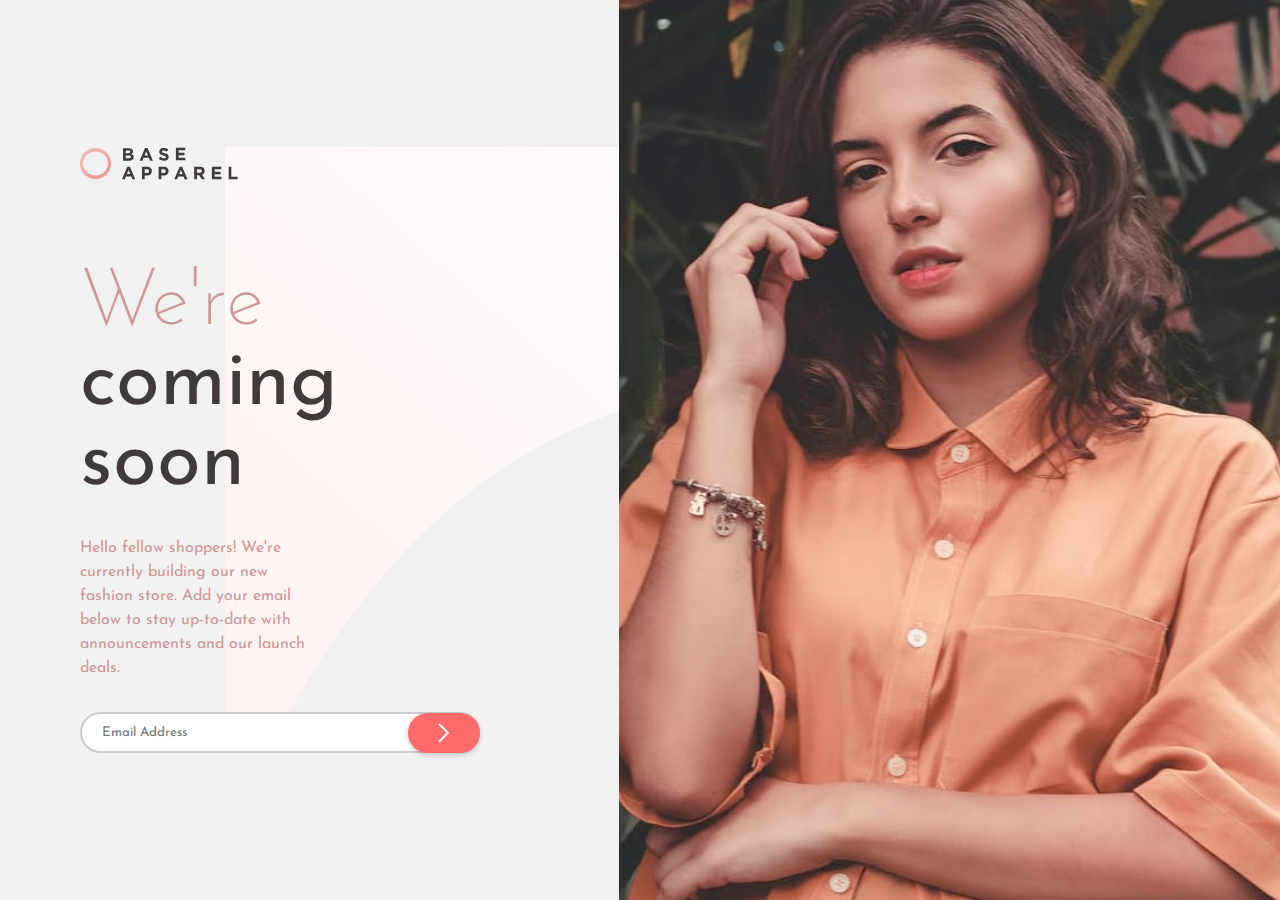
<file: base-apparel-coming-soon-master/index.html>
<!DOCTYPE html>
<html lang="en">
<head>
  <meta charset="UTF-8">
  <meta name="viewport" content="width=device-width, initial-scale=1.0"> <!-- displays site properly based on user's device -->

  <link rel="icon" type="image/png" sizes="32x32" href="./images/favicon-32x32.png">
  
  <title>Frontend Mentor | Base Apparel coming soon page</title>
<link rel="stylesheet" href="style.css">
</head>
<body>
  <div class="container">
    <div class="matter">
      <div class="logo">
        <img src="./images/logo.svg" alt="">
      </div>
      <div class="email">
        <h1> <span>We're</span> <br>coming <br>soon</h1>
        <p>Hello fellow shoppers! We're currently building our new fashion store. 
          Add your email below to stay up-to-date with announcements and our launch deals.</p>
        <div class="input">
          <input type="text"
           placeholder="Email Address"
           name="email"
           id="input"
           required>
           <label for="email" id="label"><img src="./images/icon-error.svg" alt=""></label>
          <button type="submit" id="submit"><img src="./images/icon-arrow.svg" alt=""></button>
        </div>
        <p class="error" id="err">Please provide a valid email</p>
      </div>
    </div>
    <div class="image">
      <img src="./images/hero-desktop.jpg" alt="">
    </div>
  </div>
  <script src="./script.js"></script>
</body>
</html>
</file>
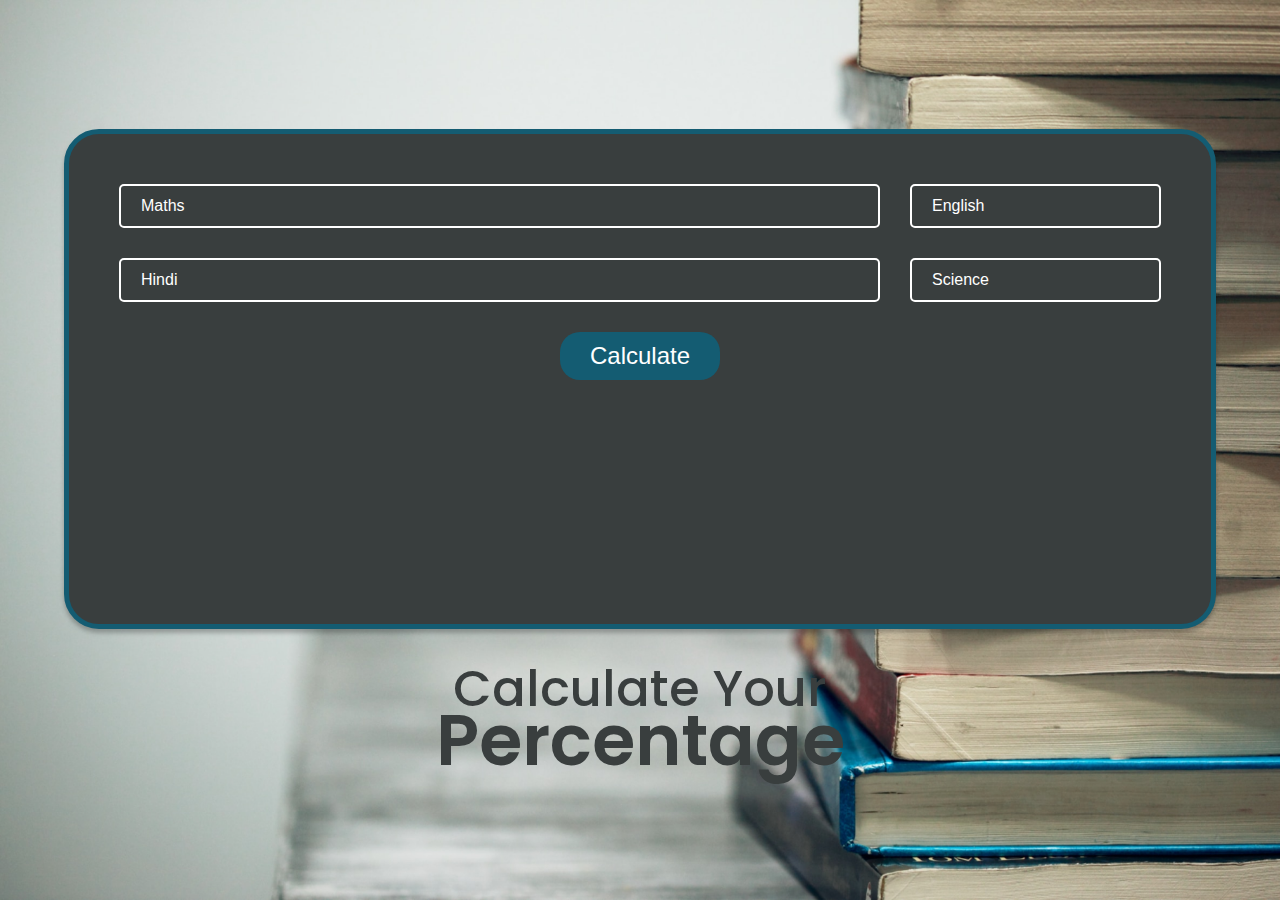
<file: calculateMarks-project/index.html>
<!DOCTYPE html>
<html lang="en">
<head>
    <meta charset="UTF-8">
    <meta name="viewport" content="width=device-width, initial-scale=1.0">
    <title>Calculate</title>
    <link rel="stylesheet" href="style.css">
</head>
<body>
    <div class="background">
        <div class="container">
            <div class="box">
                <form onsubmit="calculateMarks(event)" class="calculate-form" id="calculateForm">
                    <input type="number" name="maths" placeholder="Maths" required>
                    <input type="number" name="english" placeholder="English" required>
                    <input type="number" name="hindi" placeholder="Hindi" required>
                    <input type="number" name="science" placeholder="Science" required>
                    <button type="submit" class="p-btn">Calculate</button>
                </form>
                <p id="result"></p>
                
            </div>
            <div class="content">
                <h2>Calculate Your</h2>
                <h1>Percentage</h1>
            </div>
        </div>
    </div>
    <script src="./index.js"></script>
</body>
</html>
</file>
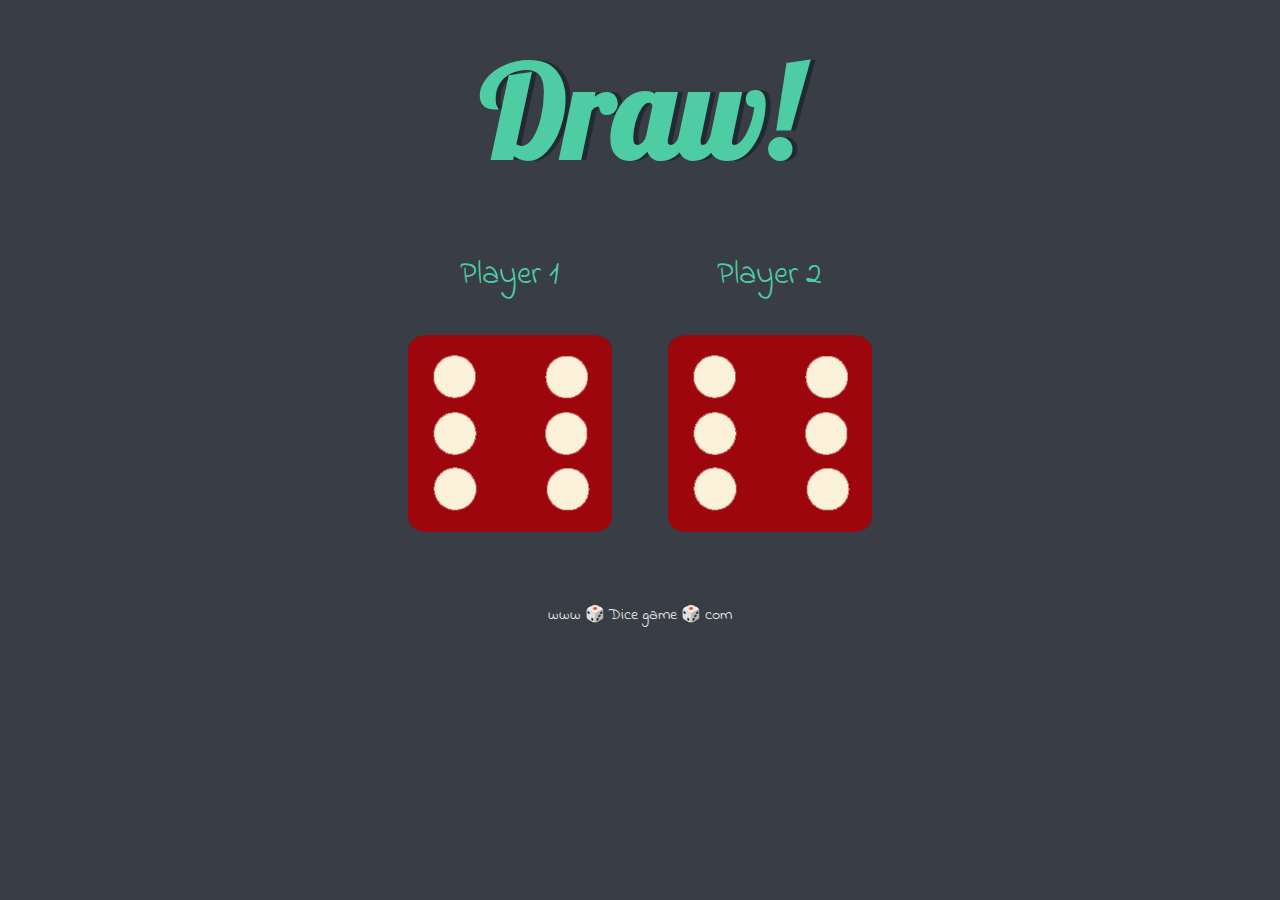
<file: Dicee Challenge/index.html>
<!DOCTYPE html>
<html lang="en" dir="ltr">
  <head>
    <meta charset="utf-8">
    <title>Dicee</title>
    <link rel="stylesheet" href="styles.css">
    <link href="https://fonts.googleapis.com/css?family=Indie+Flower|Lobster" rel="stylesheet">
    
  </head>
  <body>

    <div class="container">
      <h1>Refresh Me</h1>

      <div class="dice">
        <p>Player 1</p>
        <img class="img1" src="./images/dice6.png">
      </div>

      <div class="dice">
        <p>Player 2</p>
        <img class="img2" src="./images/dice6.png">
      </div>

    </div>
    <script src="index.js"></script>
  </body>

  <footer>
    www 🎲 Dice game 🎲 com
  </footer>
  
</html>
</file>
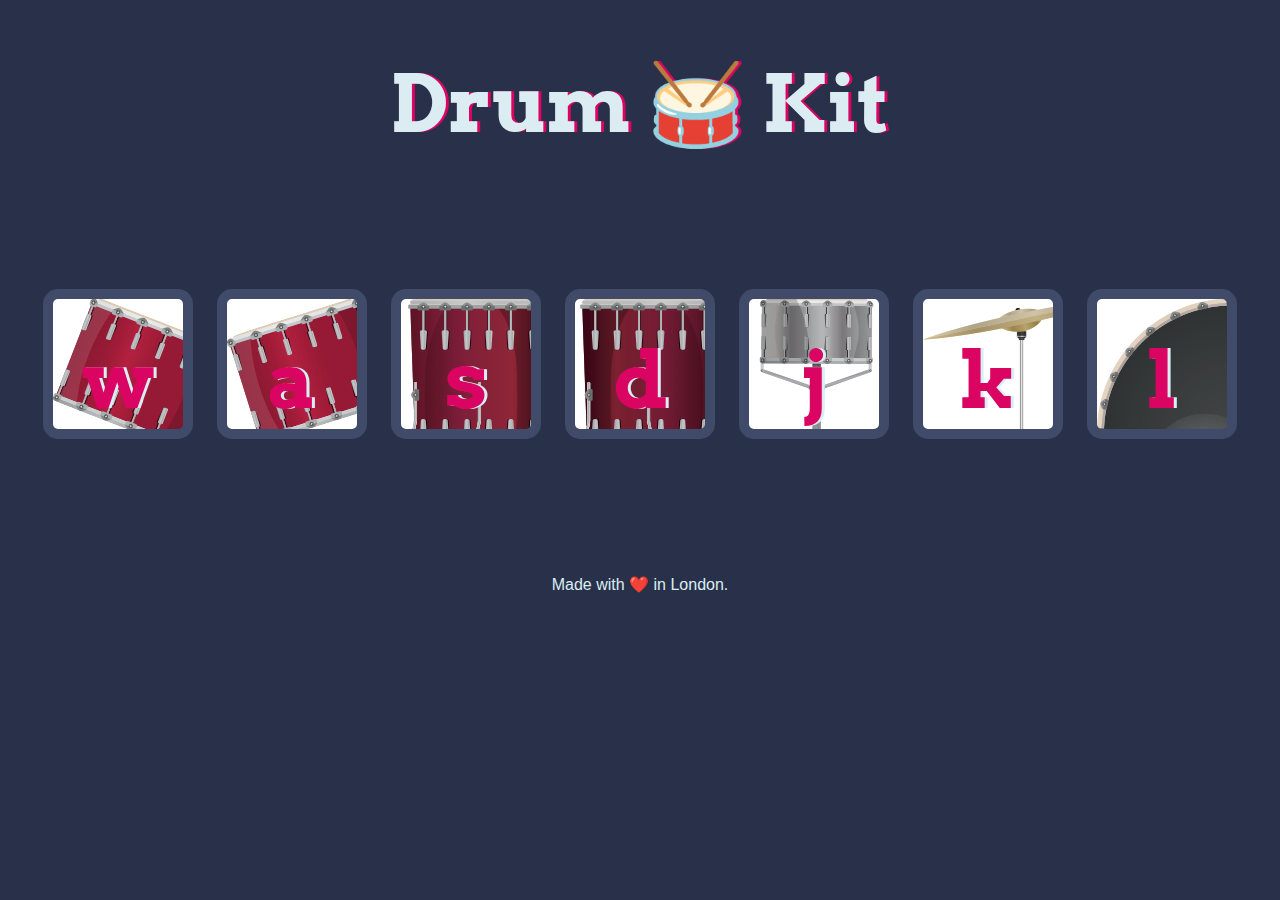
<file: Drum Kit/index.html>
<!DOCTYPE html>
<html lang="en" dir="ltr">

<head>
  <meta charset="utf-8">
  <title>Drum Kit</title>
  <link rel="stylesheet" href="styles.css">
  <link href="https://fonts.googleapis.com/css?family=Arvo" rel="stylesheet">
</head>

<body>

  <h1 id="title">Drum 🥁 Kit</h1>
  <div class="set">
    <button class="w drum">w</button>
    <button class="a drum">a</button>
    <button class="s drum">s</button>
    <button class="d drum">d</button>
    <button class="j drum">j</button>
    <button class="k drum">k</button>
    <button class="l drum">l</button>
  </div>

  <script src="index.js"></script>
  <footer>
    Made with ❤️ in London.
  </footer>
</body>

</html>
</file>
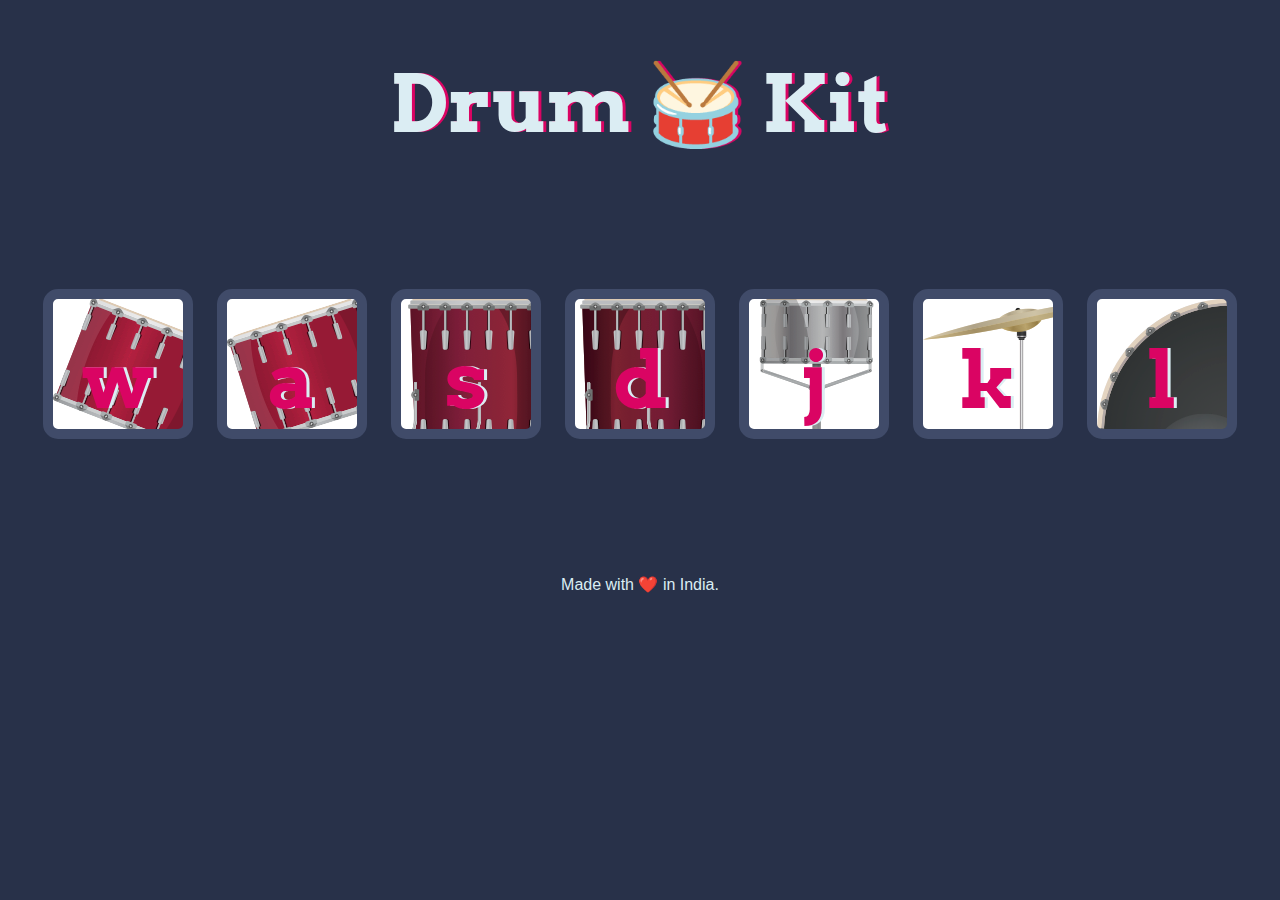
<file: Drum-Kit/index.html>
<!DOCTYPE html>
<html lang="en" dir="ltr">

<head>
  <meta charset="utf-8">
  <title>Drum Kit</title>
  <link rel="stylesheet" href="styles.css">
  <link href="https://fonts.googleapis.com/css?family=Arvo" rel="stylesheet">
</head>

<body>

  <h1 id="title">Drum 🥁 Kit</h1>
  <div class="set">
    <button class="w drum">w</button>
    <button class="a drum">a</button>
    <button class="s drum">s</button>
    <button class="d drum">d</button>
    <button class="j drum">j</button>
    <button class="k drum">k</button>
    <button class="l drum">l</button>
  </div>

  <script src="index.js"></script>
  <footer>
    Made with ❤️ in India.
  </footer>
</body>

</html>
</file>
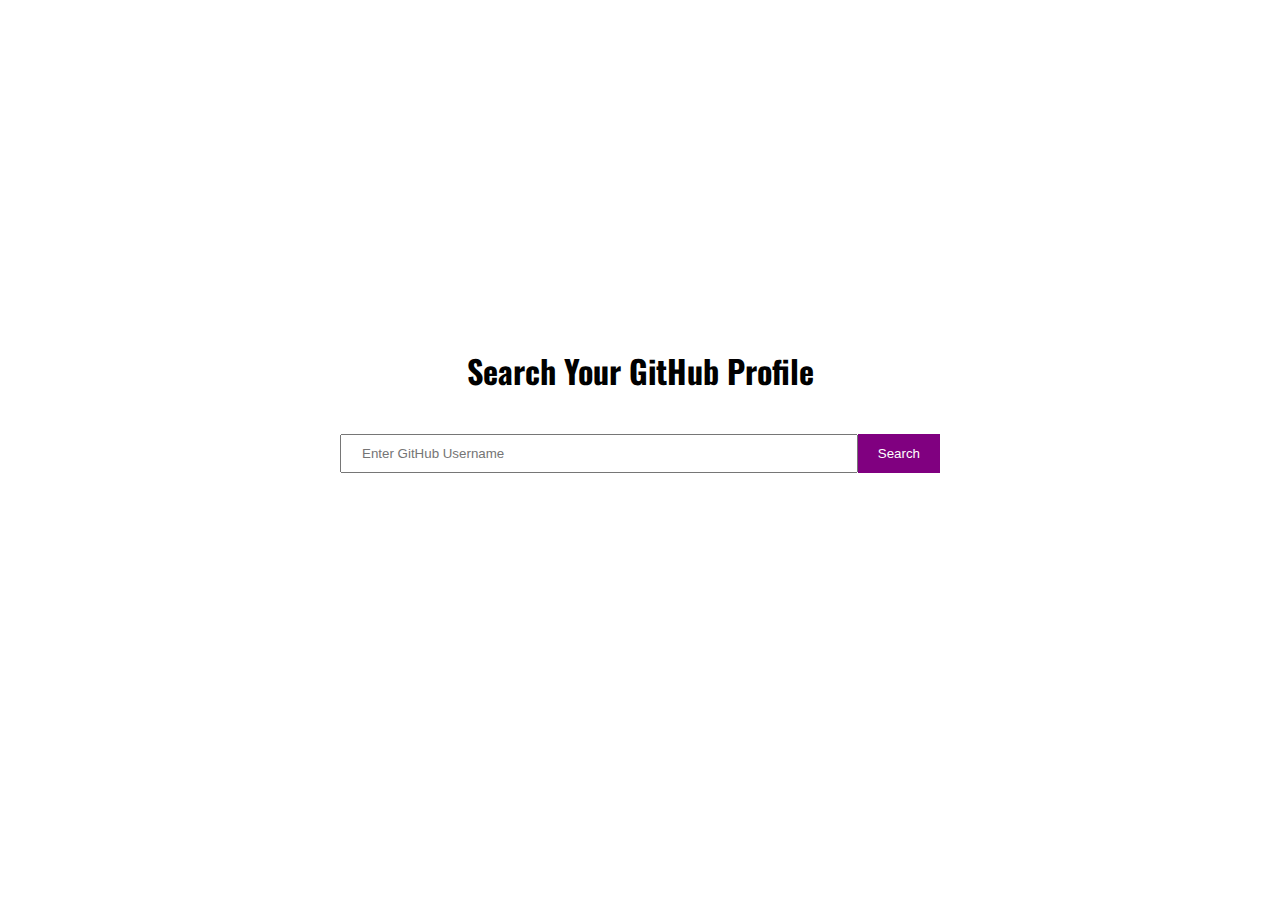
<file: Git-Hub-Profile-Project/index.html>
<!DOCTYPE html>
<html lang="en">
<head>
    <meta charset="UTF-8">
    <meta name="viewport" content="width=device-width, initial-scale=1.0">
    <title>GitHub Profile Search</title>
    <link rel="stylesheet" href="style.css">
</head>
<body>
    <div class="container">
        <h1>Search Your GitHub Profile</h1>
        <div class="search">
            <input type="text" id="search-input" placeholder="Enter GitHub Username">
            <button class="p-btn" id="search-btn" >Search</button>
        </div>
        <div id="profileContainer"></div>
        <div id="loadingElement"></div>
    </div>
    <script src="./index.js"></script>
</body>
</html>
</file>
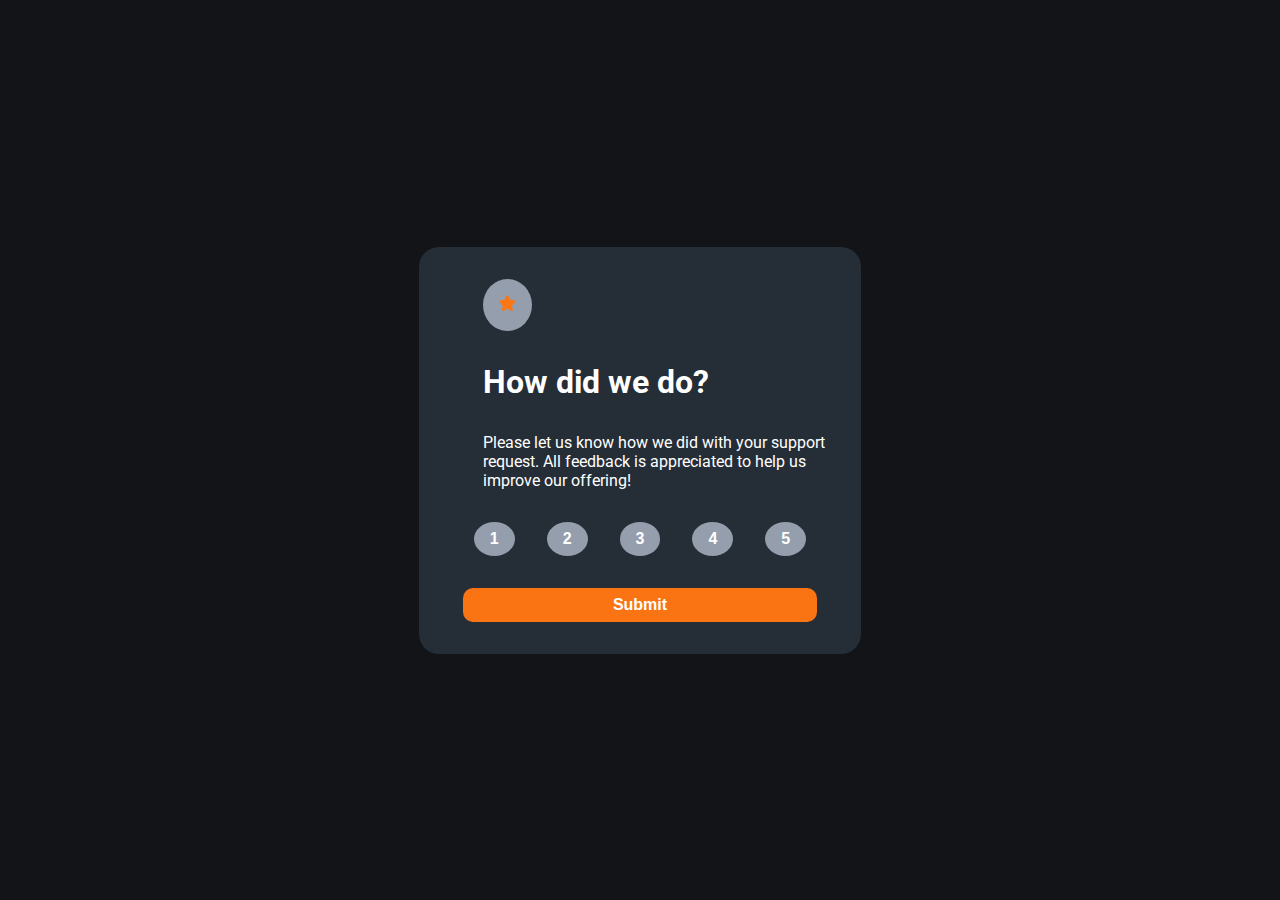
<file: interactive-rating-component-main/index.html>
<!DOCTYPE html>
<html lang="en">
<head>
  <meta charset="UTF-8">
  <meta name="viewport" content="width=device-width, initial-scale=1.0"> <!-- displays site properly based on user's device -->

  <link rel="icon" type="image/png" sizes="32x32" href="./images/favicon-32x32.png">
  <link rel="stylesheet" href="style.css">
  
  <title>Frontend Mentor | Interactive rating component</title>
  
</head>
<body>
  <div class="container">
    <div class="cards">
      <div class="active">
        <div class="logo1">
          <img src="./images/icon-star.svg" alt="">
        </div>
        <h1>How did we do?</h1>
        <p>Please let us know how we did with your support request. All feedback is appreciated 
          to help us improve our offering!</p>
          <div class="rating">
            <button class=".rating">1</button>
            <button class=".rating">2</button>
            <button class=".rating">3</button>
            <button class=".rating">4</button>
            <button class=".rating">5</button>
          </div>
          <button id="submit">Submit</button>
      </div>
      <div class="thank" >
        <img src="./images/illustration-thank-you.svg" alt="">
        <p id="p1">You selected <span>4</span> out of 5</p>
        <h1>Thank you!</h1>
        <div class="thank-text">
          <p>We appreciate you taking the time to give a rating. If you ever need more support, 
            don’t hesitate to get in touch!</p>
        </div>
      </div>
    </div>
  </div>
  <script src="./script.js"></script>
</body>
</html>
</file>
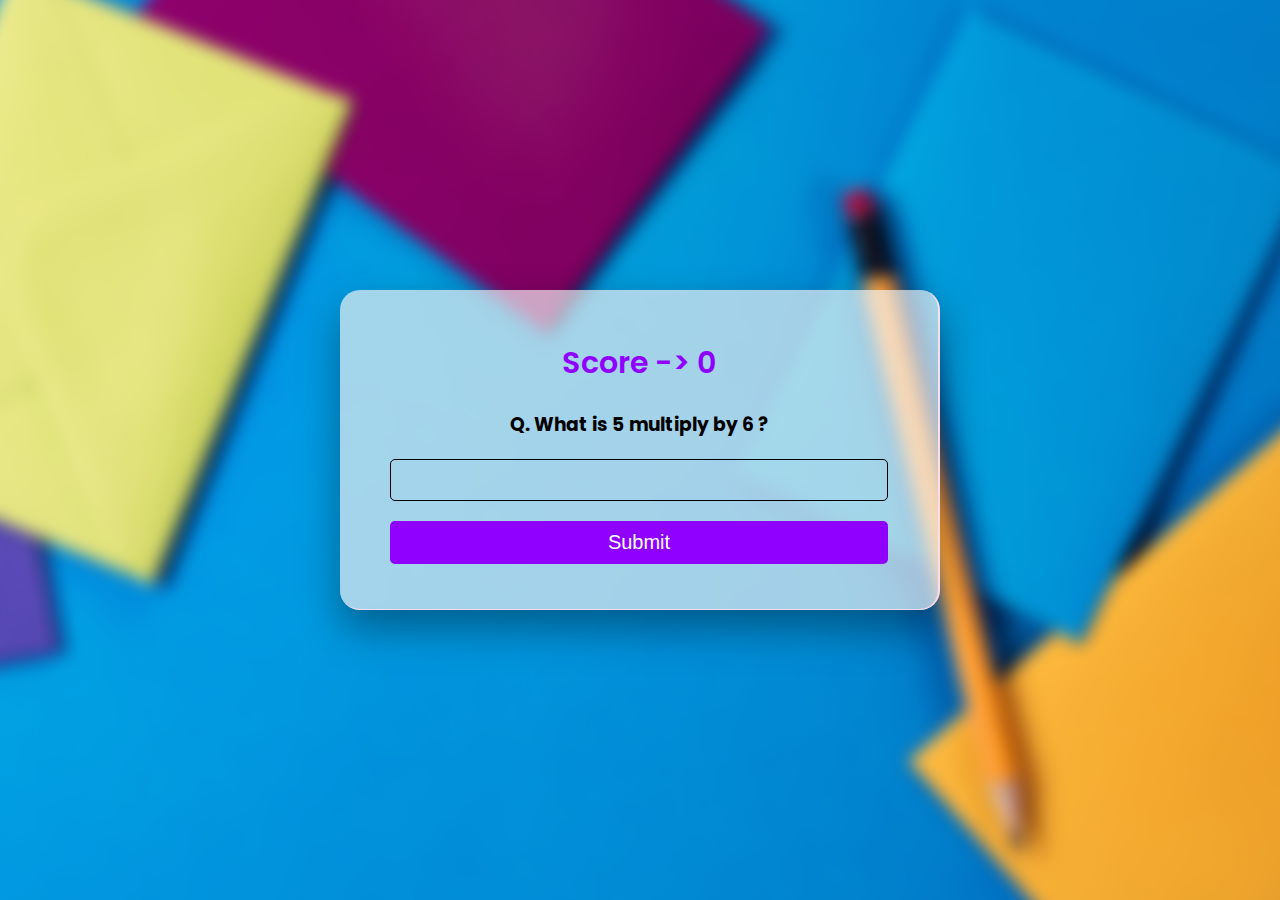
<file: math-quiz-project/index.html>
<!DOCTYPE html>
<html lang="en">
<head>
    <meta charset="UTF-8">
    <meta name="viewport" content="width=device-width, initial-scale=1.0">
    <title>Math Quiz</title>
    <link rel="stylesheet" href="style.css">
    <script src="./index.js" defer></script>
</head>
<body>
    <div class="background">
        <div class="box">
            <h2>Score -> <span id="score">0</span></h2>
            <h3 id="question">Q. What is 8 multiply by 4 ?</h3>
            <form id="questionForm" onsubmit="checkAnswer(event)">
                <input required id="answerInput" name="answer" type="number" />
                <button class="primary-btn" type="submit">Submit</button>
            </form>
        </div>
    </div>
</body>
</html>
</file>
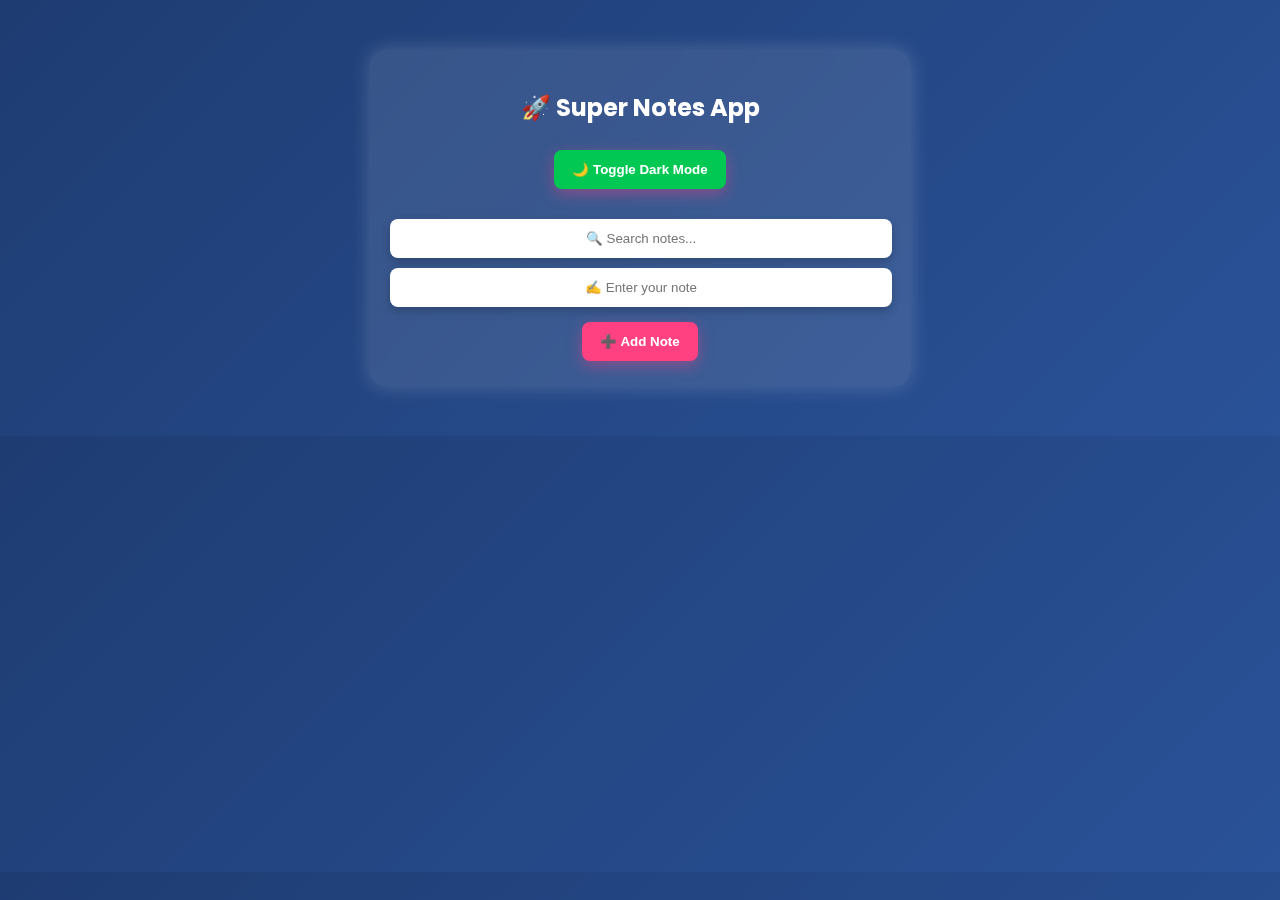
<file: NoteApp/index.html>
<!DOCTYPE html>
<html lang="en">
<head>
    <meta charset="UTF-8">
    <meta name="viewport" content="width=device-width, initial-scale=1.0">
    <title>Notes App 🚀</title>
    <style>
        @import url('https://fonts.googleapis.com/css2?family=Poppins:wght@300;400;600&display=swap');
        body {
            font-family: 'Poppins', sans-serif;
            text-align: center;
            background: linear-gradient(135deg, #1e3c72, #2a5298);
            color: white;
            transition: background 0.5s, color 0.5s;
            overflow: hidden;
        }
        .dark-mode {
            background: linear-gradient(135deg, #000000, #434343);
            color: #ddd;
        }
        .container {
            max-width: 500px;
            margin: 50px auto;
            background: rgba(255, 255, 255, 0.1);
            padding: 20px;
            border-radius: 15px;
            backdrop-filter: blur(10px);
            box-shadow: 0px 0px 20px rgba(255, 255, 255, 0.2);
            animation: fadeIn 1s ease-in-out;
        }
        @keyframes fadeIn {
            from { opacity: 0; transform: translateY(-20px); }
            to { opacity: 1; transform: translateY(0); }
        }
        .note {
            display: flex;
            align-items: center;
            justify-content: space-between;
            background: rgba(255, 255, 255, 0.2);
            color: black;
            padding: 12px;
            margin: 10px 0;
            width: 100%;
            border-radius: 10px;
            backdrop-filter: blur(5px);
            box-shadow: 0px 4px 15px rgba(0, 0, 0, 0.2);
            transition: transform 0.3s, box-shadow 0.3s;
        }
        .note:hover {
            transform: scale(1.05);
            box-shadow: 0px 6px 20px rgba(0, 0, 0, 0.3);
        }
        .dark-mode .note {
            background: rgba(50, 50, 50, 0.8);
            color: white;
        }
        .important {
            background: linear-gradient(135deg, #FFD700, #FFA500);
            color: black;
        }
        button {
            padding: 12px 18px;
            margin: 5px;
            border: none;
            border-radius: 8px;
            background: #ff4081;
            color: white;
            font-weight: bold;
            cursor: pointer;
            transition: 0.3s;
            box-shadow: 0px 5px 15px rgba(255, 64, 129, 0.4);
        }
        button:hover {
            background: #e73370;
            transform: scale(1.1);
        }
        #toggleDarkMode {
            background: #00c853;
        }
        #toggleDarkMode:hover {
            background: #009624;
        }
        input {
            padding: 12px;
            width: calc(100% - 22px);
            margin-bottom: 10px;
            border: none;
            border-radius: 8px;
            outline: none;
            box-shadow: 0px 4px 10px rgba(0, 0, 0, 0.2);
            text-align: center;
        }
    </style>
</head>
<body>
    <div class="container">
        <h2>🚀 Super Notes App</h2>
        <button id="toggleDarkMode">🌙 Toggle Dark Mode</button>
        <br><br>
        <input type="text" id="searchInput" placeholder="🔍 Search notes...">  
        <input type="text" id="noteInput" placeholder="✍️ Enter your note">
        <button id="addNoteBtn">➕ Add Note</button>
        <div id="notesContainer"></div>
    </div>
    <script>
        const noteInput = document.getElementById("noteInput");
        const addNoteBtn = document.getElementById("addNoteBtn");
        const notesContainer = document.getElementById("notesContainer");
        const searchInput = document.getElementById("searchInput");
        const toggleDarkMode = document.getElementById("toggleDarkMode");

        function loadNotes() {
            const savedNotes = JSON.parse(localStorage.getItem("notes")) || [];
            savedNotes.forEach(note => createNote(note.text, note.important));
            if (localStorage.getItem("darkMode") === "enabled") {
                document.body.classList.add("dark-mode");
            }
        }

        function createNote(text, isImportant = false) {
            const noteDiv = document.createElement("div");
            noteDiv.classList.add("note");
            if (isImportant) noteDiv.classList.add("important");

            const noteText = document.createElement("span");
            noteText.contentEditable = true;
            noteText.innerText = text;
            noteText.addEventListener("input", saveNotes);
            noteDiv.appendChild(noteText);

            const importantBtn = document.createElement("button");
            importantBtn.innerText = "⭐";
            importantBtn.addEventListener("click", function() {
                noteDiv.classList.toggle("important");
                saveNotes();
            });
            noteDiv.appendChild(importantBtn);

            const deleteBtn = document.createElement("button");
            deleteBtn.innerText = "❌";
            deleteBtn.addEventListener("click", function() {
                noteDiv.remove();
                saveNotes();
            });
            noteDiv.appendChild(deleteBtn);

            notesContainer.appendChild(noteDiv);
            saveNotes();
        }

        function saveNotes() {
            const notes = [];
            document.querySelectorAll(".note").forEach(note => {
                notes.push({
                    text: note.querySelector("span").innerText,
                    important: note.classList.contains("important")
                });
            });
            localStorage.setItem("notes", JSON.stringify(notes));
        }

        addNoteBtn.addEventListener("click", function() {
            const noteText = noteInput.value.trim();
            if (noteText !== "") {
                createNote(noteText);
                noteInput.value = "";
            }
        });

        searchInput.addEventListener("input", function() {
            const searchText = searchInput.value.toLowerCase();
            document.querySelectorAll(".note").forEach(note => {
                const noteText = note.querySelector("span").innerText.toLowerCase();
                note.style.display = noteText.includes(searchText) ? "flex" : "none";
            });
        });

        toggleDarkMode.addEventListener("click", function() {
            document.body.classList.toggle("dark-mode");
            localStorage.setItem("darkMode", document.body.classList.contains("dark-mode") ? "enabled" : "disabled");
        });

        loadNotes();
    </script>
</body>
</html>
</file>
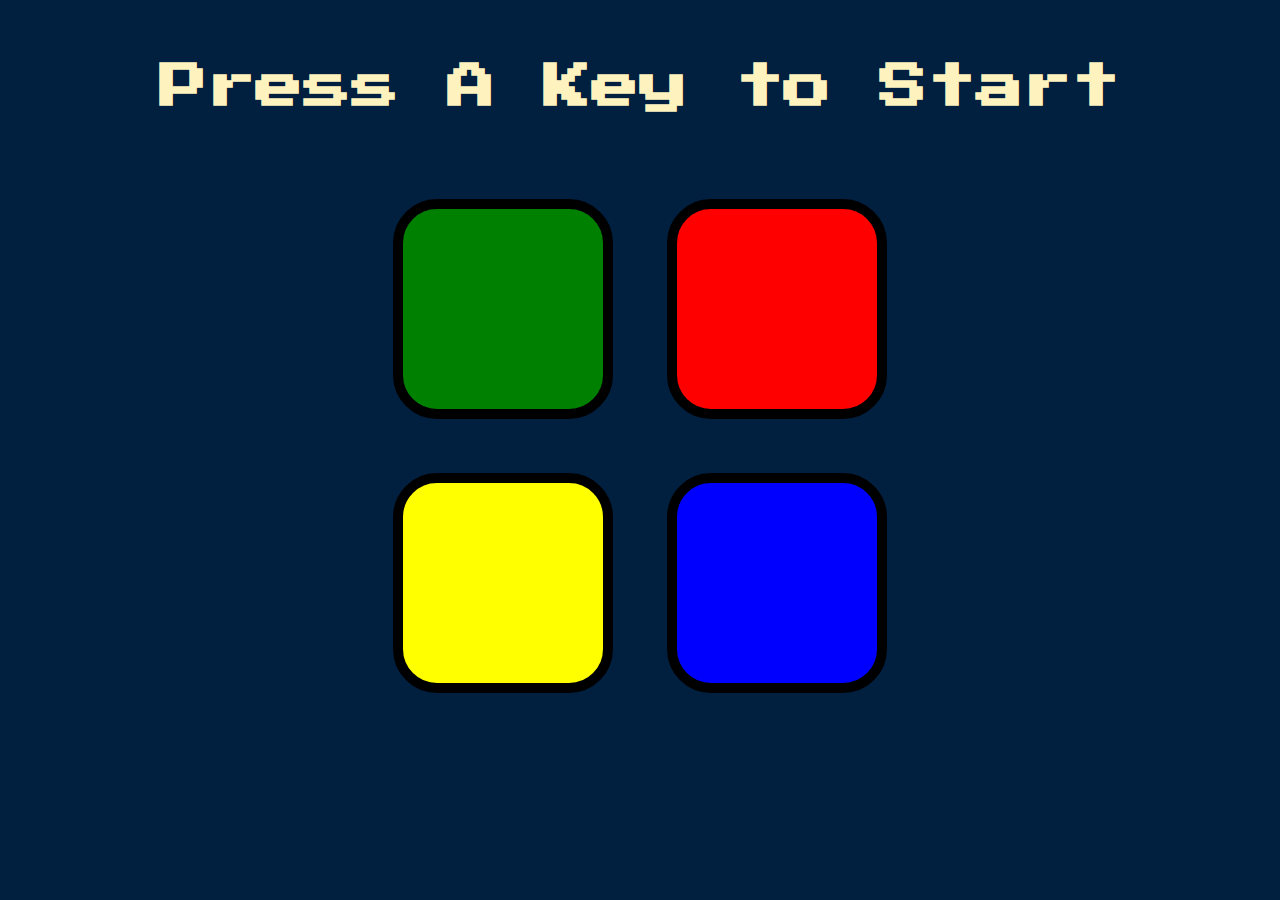
<file: Simon-Game/index.html>
<!DOCTYPE html>
<html lang="en" dir="ltr">

<head>
  <meta charset="utf-8">
  <title>Simon</title>
  <link rel="stylesheet" href="styles.css">
  <link href="https://fonts.googleapis.com/css?family=Press+Start+2P" rel="stylesheet">
</head>

<body>
  <h1 id="level-title">Press A Key to Start</h1>
  <div class="container">
    <div lass="row">

      <div type="button" id="green" class="btn green">

      </div>

      <div type="button" id="red" class="btn red">

      </div>
    </div>

    <div class="row">

      <div type="button" id="yellow" class="btn yellow">

      </div>
      <div type="button" id="blue" class="btn blue">

      </div>

    </div>

  </div>

  <script src="https://ajax.googleapis.com/ajax/libs/jquery/3.3.1/jquery.min.js"></script>
  <script src="game.js" charset="utf-8"></script>

</body>

</html>
</file>
<file: base-apparel-coming-soon-master/style.css>
@import url('https://fonts.googleapis.com/css2?family=Josefin+Sans:ital,wght@0,100..700;1,100..700&family=Overpass:ital,wght@0,100..900;1,100..900&family=Roboto:ital,wght@0,100;0,300;0,400;0,500;0,700;0,900;1,100;1,300;1,400;1,500;1,700;1,900&display=swap');

*{
    margin: 0;
    padding: 0;
    box-sizing: border-box;
    font-family: Josefin Sans , sans-serif;
}
.container{
    width: 100%;
    height: 100vh;
    display: flex;
    justify-content: center;
    align-items: center;
    background-color: #f1f1f1;
}
.image{
  height: 100%;     
  overflow: hidden; 
}
.image img{
    height: 100%; 
    width: auto;   
    display: block;
}
.matter{
    display: flex;
    flex-direction: column;
    justify-content: space-around;
    align-items:flex-start;
    margin: auto;
    gap: 5rem;
    padding-left: 5rem;
    background-image: url(./images/bg-pattern-desktop.svg);
    background-repeat: no-repeat;
    background-attachment: fixed;
    background-position: center;
    width: 50%;
}
.email{
    display: flex;
    flex-direction: column;
    gap: 2rem;
    justify-content: center;
    align-items: flex-start;
}
.email h1{
    font-size: 5rem;
    font-weight: 400;
    color: hsl(0, 6%, 24%);
}
.email h1 span{
    font-weight: 200;
    color: hsl(0, 36%, 70%);
}
p{
    color: hsl(0, 36%, 70%);
    align-self: flex-start;
    padding-right: 300px;
    line-height: 1.5rem;
}

.input {
    position: relative;
    display: flex;
    align-items: center;
    max-width: 400px;
}
.input input {
    width: 400px;
    padding: 12px 20px;
    border: 2px solid #ccc;
    border-radius: 50px;
    outline: none;
    padding-right: 50px; /* Space for the button */
}
.input button {
    position: absolute;
    right: 0;
    top: 50%;
    transform: translateY(-50%);
    background-color: #ff6b6b; /* Adjust color */
    border: none;
    padding: 10px 30px;
    border-radius: 30px;
    cursor: pointer;
    display: flex;
    align-items: center;
    justify-content: center;
    box-shadow: 0 2px 5px rgba(0, 0, 0, 0.2);
}
.input label {
    position: absolute;
    right: 0;
    top: 50%;
    transform: translateY(-50%);
    border-radius: 50%;
    display: none;
    margin-right: 80px;
    align-items: center;
    justify-content: center;
}
.error{
    color: red;
    padding-left: 100px;
    display: none;
}
@media (max-width: 765px) {
    .container {
        flex-direction: column;
        height: auto;
        padding: 2rem;
        text-align: center;
        gap: 30px;
    }
    .logo {
        width: 100%;
        display: flex;
        justify-content: flex-start;
    }

    .matter {
        width: 100%;
        padding-left: 0;
        align-items: center;
        gap: 3rem;
        background-image: url(./images/bg-pattern-mobile.svg);
        background-size: cover;
        background-position: top;
    }

    .image {
        width: 100%;
        height: auto;
        display: flex;
        justify-content: center;
        align-items: center;
        
    }

    .image img {
        width: 100%;
        height: auto;
        object-fit: cover;
        border-radius: 10px;
    }

    .email h1 {
        font-size: 2.5rem;
        text-align: center;
    }

    .email p {
        padding-right: 0;
        width: 90%;
        text-align: center;
    }

    .input {
        max-width: 100%;
        width: 90%;
    }

    .input input {
        width: 100%;
        padding: 12px 20px;
    }

    .input button {
        padding: 12px 25px;
    }

    .input label {
        margin-right: 60px;
        display: none; /* It only shows on error */
    }

    .error {
        display: none;
        padding-left: 0;
        text-align: center;
    }
}
</file>
<file: calculateMarks-project/style.css>
@import url("https://fonts.googleapis.com/css2?family=Poppins:wght@100;200;300;400;500;600;700&display=swap");
:root {
  --primary: #393e3e;
  --secondary: #145c72;
  --secondary-light: #00a0d1;
}

*{
    margin: 0;
    padding: 0;
    box-sizing: border-box;
}

html{
    font-family: 'Poppins', sans-serif;
    font-size: 62.5%;    
}
body{
    font-size: 1.6rem;
}

.background{
    background-image: url(./background.png);
    background-repeat: no-repeat;
    background-size: cover;
    height: 100vh;
}
.box{
    height: 50rem;
    width: 80%;
    background-color: var(--primary);
    border: 5px solid var(--secondary);
    box-shadow: 0px 4px 4px rgba(0, 0, 0, 0.25);
    border-radius: 3.5rem;
}

.container{
    width: 50%;
    display: flex;
    flex-direction: column;
    justify-content: center;
    align-items: center;
    height: 100vh;
    gap: 4rem;
    position: absolute;
    top: 0;
    left: 0;
}
.content{
    color: var(--primary);
    text-align: center;
}
.content h2{
    font-size: 5rem;
    font-weight: 500;
    line-height: 80%;
}
.content h1{
    font-size: 7rem;
    font-weight: 600;
    line-height: 90%;
}

input{
    height: 4.4rem;
    padding: 0 2rem;
    border-radius: 0.5rem;
    background-color: transparent;
    border: white 2px solid;
    color: white;
    font-size: 1.6rem;
    width: 100%;
    max-width: 40rem;
}

input::placeholder{
    color: white;
    font-size: 1.6rem;
}

.calculate-form{
    display: grid;
    grid-template-columns: repeat(2, 1fr);
    gap: 5rem;
    padding: 5rem;
    place-content: center; 
    place-items: center;
}

input:focus-visible{
    outline: 2px solid var(--secondary-light);
    border: 2px solid var(--secondary-light);
}
.calculate-form button{
    grid-column: 1/3;
}
.p-btn{
    font-size: 2.4rem;
    width: 16rem;
    padding: 1rem 2rem;
    border-radius: 2rem;
    background-color: var(--secondary);
    color: white;
    border: none;
}
.p-btn:hover{
    opacity: 0.9;
}
.p-btn:active{
    opacity: 1;
    background-color: var(--secondary-light);
}

#result{
    color: white;
    font-size: 2.4rem;
    text-align: center;
}
@media(max-width:1400px){
    .container{
        width: 100%;
    }
    .box{
        width: 90%;
    }
}
@media(max-width:1400px){
    .container{
        width: 100%;
    }
    .box{
        width: 90%;
    }
    .calculate-form{
        grid-template-columns: 1fr;
        gap: 3rem;
    }
    input{
        max-width: 100%;
    }
}
</file>
<file: Dicee Challenge/styles.css>
.container {
  width: 70%;
  margin: auto;
  text-align: center;
}

.dice {
  text-align: center;
  display: inline-block;

}

body {
  background-color: #393E46;
}

h1 {
  margin: 30px;
  font-family: 'Lobster', cursive;
  text-shadow: 5px 0 #232931;
  font-size: 8rem;
  color: #4ECCA3;
}

p {
  font-size: 2rem;
  color: #4ECCA3;
  font-family: 'Indie Flower', cursive;
}

img {
  width: 80%;
}

footer {
  margin-top: 5%;
  color: #EEEEEE;
  text-align: center;
  font-family: 'Indie Flower', cursive;

}
</file>
<file: Drum Kit/styles.css>
body {
  text-align: center;
  background-color: #283149;
}

h1 {
  font-size: 5rem;
  color: #DBEDF3;
  font-family: "Arvo", cursive;
  text-shadow: 3px 0 #DA0463;
}

footer {
  color: #DBEDF3;
  font-family: sans-serif;
}

.k {
  background-image: url(./images/crash.png);
}

.l {
  background-image: url(./images/kick.png);
}

.j {
  background-image: url(./images/snare.png);
}

.w {
  background-image: url(./images/tom1.png);
}

.a {
  background-image: url(./images/tom2.png);
}

.s {
  background-image: url(./images/tom3.png);
}

.d {
  background-image: url(./images/tom4.png);
}

.set {
  margin: 10% auto;
}

.game-over {
  background-color: red;
  opacity: 0.8;
}

.pressed {
  box-shadow: 0 3px 4px 0 #DBEDF3;
  opacity: 0.5;
}

.red {
  color: red;
}

.drum {
  outline: none;
  border: 10px solid #404B69;
  font-size: 5rem;
  font-family: 'Arvo', cursive;
  line-height: 2;
  font-weight: 900;
  color: #DA0463;
  text-shadow: 3px 0 #DBEDF3;
  border-radius: 15px;
  display: inline-block;
  width: 150px;
  height: 150px;
  text-align: center;
  margin: 10px;
  background-color: white;
}
</file>
<file: Drum-Kit/styles.css>
body {
  text-align: center;
  background-color: #283149;
}

h1 {
  font-size: 5rem;
  color: #DBEDF3;
  font-family: "Arvo", cursive;
  text-shadow: 3px 0 #DA0463;
}

footer {
  color: #DBEDF3;
  font-family: sans-serif;
}

.k {
  background-image: url(./images/crash.png);
}

.l {
  background-image: url(./images/kick.png);
}

.j {
  background-image: url(./images/snare.png);
}

.w {
  background-image: url(./images/tom1.png);
}

.a {
  background-image: url(./images/tom2.png);
}

.s {
  background-image: url(./images/tom3.png);
}

.d {
  background-image: url(./images/tom4.png);
}

.set {
  margin: 10% auto;
}

.game-over {
  background-color: red;
  opacity: 0.8;
}

.pressed {
  box-shadow: 0 3px 4px 0 #DBEDF3;
  opacity: 0.5;
}

.red {
  color: red;
}

.drum {
  outline: none;
  border: 10px solid #404B69;
  font-size: 5rem;
  font-family: 'Arvo', cursive;
  line-height: 2;
  font-weight: 900;
  color: #DA0463;
  text-shadow: 3px 0 #DBEDF3;
  border-radius: 15px;
  display: inline-block;
  width: 150px;
  height: 150px;
  text-align: center;
  margin: 10px;
  background-color: white;
}
</file>
<file: Git-Hub-Profile-Project/style.css>
@import url("https://fonts.googleapis.com/css2?family=Oswald:wght@200;300;400;500;600;700&display=swap");

*{
    margin: 0;
    padding: 0;
    box-sizing: border-box;
}
body, html{
    font-family: 'Oswald', sans-serif;
    font-size: 62.5%;
}
body{
    font-size: 1.6rem;
}
.container {
    display: flex;
    flex-direction: column;
    height: 100vh;
    align-items: center;
    justify-content: center;
    gap: 4rem;
  }
.search{
    display: flex;
    width: 50%;
    max-width: 60rem;
}

.search input{
    padding: 1rem 2rem;
    width: 100%;
}

.search input:focus-visible{
    outline: 1px solid purple;
}

.p-btn{
    padding: 1rem 2rem;
    background-color: purple;
    color: white;
    border: none;
    cursor: pointer;
}

#profileContainer{
    width: 100%;
}

.Profile-box {
    margin: auto;
    padding: 4rem 2rem;
    width: 90%;
    max-width: 78rem;
    box-shadow: 0 0 1rem rgba(0, 0, 0, 0.1);
    transition: 0.5s ease-in;
}
.Profile-box:hover {
    transform: rotate(-3deg) scale(1.02);
    box-shadow: 0 0 2rem rgba(0, 0, 0, 0.2);
}

.top-section {
    display: flex;
    justify-content: space-between;
}

.top-section button {
    align-self: center;
}

.left {
    display: flex;
    align-items: center;
    gap: 1rem;
}

.left h1 {
    font-size: 1.6rem;
}

.about-section {
    margin: 2rem;
}

.status{
    display: grid;
    margin: 2rem;
    grid-template-columns: repeat(auto-fit, minmax(10rem, 1fr));
}

.status-item {
    display: flex;
    flex-direction: column;
    align-items: center;
}

.avatar{
    height: 10rem;
    width: 10rem;
}
.avatar img{
    height: 100%;
    width: 100%;
    object-fit: cover;
    border-radius: 50%;
}
</file>
<file: interactive-rating-component-main/style.css>
@import url('https://fonts.googleapis.com/css2?family=Overpass:ital,wght@0,100..900;1,100..900&family=Roboto:ital,wght@0,100;0,300;0,400;0,500;0,700;0,900;1,100;1,300;1,400;1,500;1,700;1,900&display=swap');

*{
    margin: 0;
    padding: 0;
    box-sizing: border-box;
}
body{
    background-color: hsl(216, 12%, 8%);
    color: white;
    font-family: "Roboto", serif;
    height: 100vh;
    display: flex;
    align-items: center;
    justify-content: center;
    align-content: center;
}
.active{
    background-color: hsl(213, 19%, 18%);
    display: flex;
    flex-direction: column;
    justify-content: space-around;
    align-items: flex-start;
    gap: 2rem;
    padding-top: 2rem;
    padding-bottom: 2rem;
    border-radius: 20px;
    width: 50%;
    margin: auto;
}
.logo1{
    align-self: self-start;
    margin-left: 4rem;
    background-color: hsl(217, 12%, 63%);
    padding: 1rem;
    border-radius: 50%;
    
}
h1{
    font-size: 2rem;
    font-weight: 700;
    margin-left: 4rem;
}
p{
    font-size: 1rem;
    font-weight: 400;
    margin-left: 4rem;
}
.rating{
    display: flex;
    justify-content:space-around;
    align-items: center;
    align-content: center;
    gap: 2rem;
    margin: auto;
}
button{
    background-color: hsl(217, 12%, 63%);
    color: white;
    font-size: 1rem;
    font-weight: 700;
    padding: 0.5rem 1rem;
    border: none;
    border-radius: 50%;
    cursor: pointer;
    margin: auto;
}
button:hover{
    background-color: white;
    color: hsl(25, 97%, 53%);
}
#submit{
    background-color: hsl(25, 97%, 53%);
    color: white;
    font-size: 1rem;
    font-weight: 700;
    padding: 0.5rem 1rem;
    border: none;
    border-radius: 10px;
    cursor: pointer;
    margin: auto;
    width: 80%;
}
#submit:hover{
    background-color: white;
    color: hsl(25, 97%, 53%);
}
.thank {
    display: flex;
    background-color: hsl(213, 19%, 18%);
    flex-direction: column;
    justify-content: space-around;
    align-items: flex-start;
    gap: 2rem;
    padding-top: 2rem;
    padding-bottom: 2rem;
    border-radius: 20px;
    width: 50%;
    margin: auto;
    display: none;
}
.thank img{
    margin: auto;
}
#p1{
    color: hsl(25, 97%, 53%);
    background-color: hsl(217, 12%, 63%);
    padding: 0.5rem;
    margin: auto;
    border-radius: 10px;
}
.thank h1{
    margin: auto;
}
.thank-text {
    text-align: center;
    margin: 0 auto; 
    margin-right: 3rem;
}
@media screen and (max-width: 768px){
    .active{
        width: 80%;
    }
    .thank{
        width: 80%;
    }  
}
</file>
<file: math-quiz-project/style.css>
@import url("https://fonts.googleapis.com/css2?family=Poppins:wght@100;200;300;400;500;600;700&display=swap");
:root {
  --primary: #8f00ff;
}

* {
  margin: 0;
  padding: 0;
  box-sizing: border-box;
}

html {
  font-family: "Poppins", sans-serif;
}

.background{
    background-image: url("./background.png");
    height: 100vh;
    width: 100%;
    background-repeat: no-repeat;
    background-size: cover;
    display: grid;
    place-items: center;
}
.box {
    background: rgba(240, 240, 240, 0.68);
    border-width: 0px 2px 1px 0px;
    border-style: solid;
    border-color: #fcddec;
    box-shadow: 0px 19px 41px rgba(0, 0, 0, 0.36);
    border-radius: 20px;
    height: 320px;
    width: 600px;
    display: flex;
    justify-content: center;
    align-items: center;
    flex-direction: column;
    gap: 20px;
    padding: 50px;
}

  #questionForm{
    display: flex;
    flex-direction: column;
    gap: 20px;
    width: 100%;
}

  .box h2{
    font-weight: 700;
    font-size: 32px;
    line-height: 48px;
    color: var(--primary);
}
  .box h2{
    font-weight: 600;
    font-size: 30px;
    line-height: 54px;
}

#answerInput{
    background: transparent;
    border: 1px solid #000000;
    border-radius: 5px;
    height: 40px;
    padding: 20px;
    font-size: 20px;
}

#answerInput:focus-visible{
    outline: 1px solid var(--primary);
    border: 1px solid var(--primary);
}

.primary-btn{
    background: var(--primary);
    color: white;
    border: none;
    border-radius: 5px;
    padding: 10px 20px;
    font-size: 20px;
    cursor: pointer;
}

@media (max-width: 786px) {
    .box {
      width: 80%;
      height: 360px;
      padding: 20px;
    }
    .box h2 {
      font-size: 28px;
      line-height: 40px;
      color: var(--primary);
    }
    .box h3 {
      font-size: 24px;
      line-height: 32px;
    }
    #answerInput {
      padding: 5px 20px;
    }
    .primary-btn {
      font-size: 24px;
      height: 36px;
    }
  }
</file>
<file: Simon-Game/styles.css>
body {
  text-align: center;
  background-color: #011F3F;
}

#level-title {
  font-family: 'Press Start 2P', cursive;
  font-size: 3rem;
  margin:  5%;
  color: #FEF2BF;
}

.container {
  display: block;
  width: 50%;
  margin: auto;

}

.btn {
  margin: 25px;
  display: inline-block;
  height: 200px;
  width: 200px;
  border: 10px solid black;
  border-radius: 20%;
}

.game-over {
  background-color: red;
  opacity: 0.8;
}

.red {
  background-color: red;
}

.green {
  background-color: green;
}

.blue {
  background-color: blue;
}

.yellow {
  background-color: yellow;
}

.pressed {
  box-shadow: 0 0 20px white;
  background-color: grey;
}
</file>
